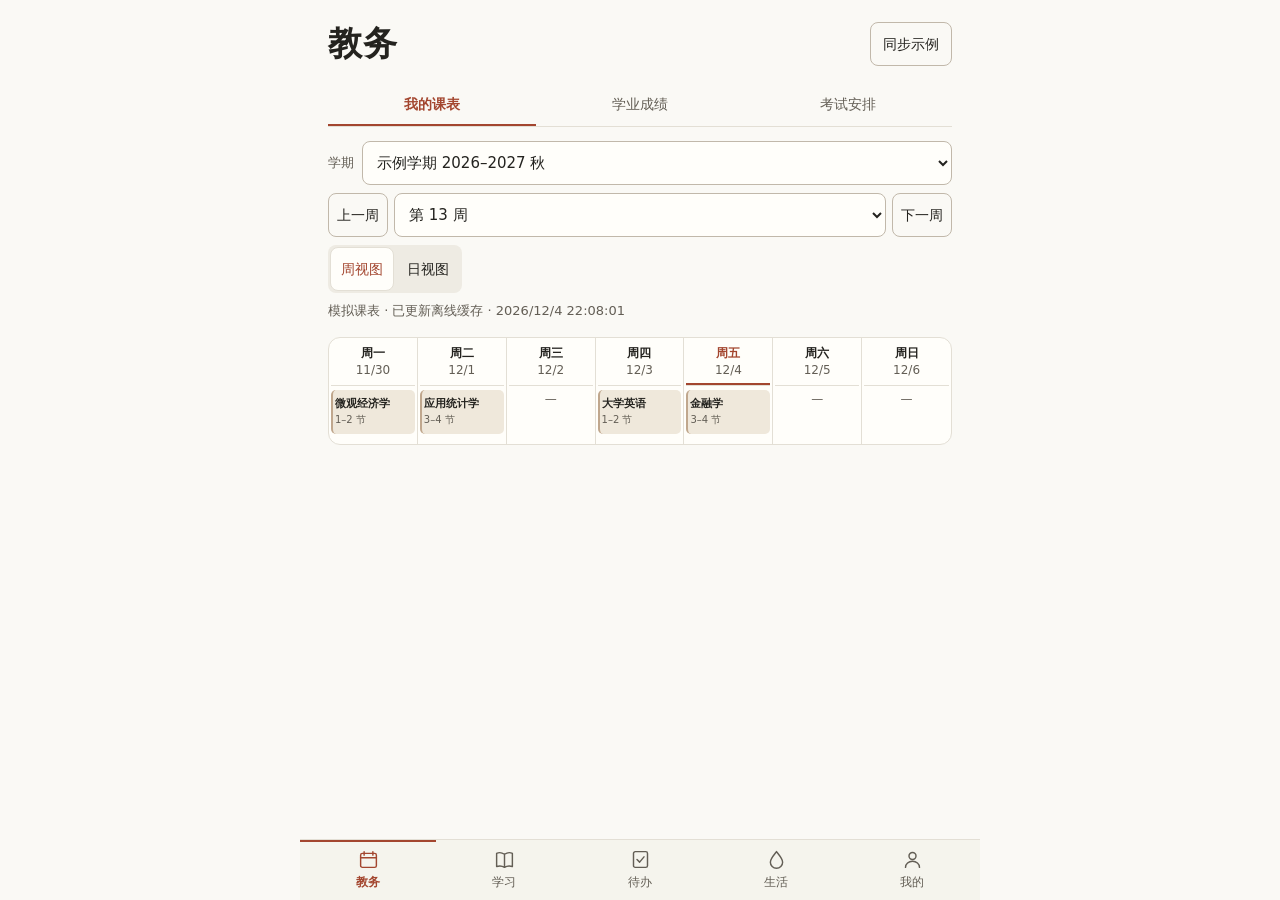
<file: web/index.html>
<!doctype html>
<html lang="zh-CN">
<head>
  <meta charset="utf-8">
  <meta name="viewport" content="width=device-width, initial-scale=1">
  <meta http-equiv="Content-Security-Policy" content="default-src 'none'; script-src 'self'; style-src 'self'; img-src 'self' https://i.ilife798.com/api/v1/captcha/; base-uri 'none'; form-action 'none'">
  <title>酱菜通 · JiangCaiTong</title>
  <link rel="stylesheet" href="app.css">
  <link rel="stylesheet" href="water-page.css">
  <script defer src="native.js"></script>
  <script defer src="academic.js"></script>
  <script defer src="jufe-academic.js"></script>
  <script defer src="jufe-sync.js"></script>
  <script defer src="academic-import.js"></script>
  <script defer src="learning.js"></script>
  <script defer src="study-activity.js"></script>
  <script defer src="water.js"></script>
  <script defer src="water-page.js"></script>
  <script defer src="zhuli.js"></script>
  <script defer src="zhuli-devices.js"></script>
  <script defer src="zhuli-device-page.js"></script>
  <script defer src="academic-records.js"></script>
  <script defer src="todo.js"></script>
  <script defer src="app.js"></script>
  <script defer src="todo-page.js"></script>
</head>
<body>
  <div id="app">
    <main class="page" id="page-schedule">
      <header class="pagehead"><h1>教务</h1><button class="btn" id="scheduleSync">同步示例</button></header>
      <nav class="segments" aria-label="教务子栏目">
        <button class="btn" type="button" data-academic="timetable" aria-pressed="true">我的课表</button>
        <button class="btn" type="button" data-academic="grades" aria-pressed="false">学业成绩</button>
        <button class="btn" type="button" data-academic="exams" aria-pressed="false">考试安排</button>
      </nav>
      <div class="scroll" id="academic-timetable">
        <div class="schedule-tools">
          <div class="field-inline term-control">
            <label for="term">学期</label>
            <select id="term"></select>
          </div>
          <div class="week-controls">
            <button class="btn" id="previousWeek">上一周</button>
            <select id="week" aria-label="教学周"></select>
            <button class="btn" id="nextWeek">下一周</button>
          </div>
          <div class="schedule-display">
            <div class="view-switch" role="group" aria-label="课表视图">
              <button class="btn" id="weekView" aria-pressed="true">周视图</button>
              <button class="btn" id="dayView" aria-pressed="false">日视图</button>
            </div>
            <select id="day" aria-label="星期" hidden></select>
          </div>
          <p class="sub" id="scheduleStatus" role="status">正在读取课表…</p>
        </div>
        <div id="schedule"></div>
      </div>
      <div class="scroll" id="academic-records" hidden>
        <section class="record-tools">
          <h2 id="recordTitle"></h2>
          <div class="field-inline controls">
            <label for="recordTerm">教务学期</label>
            <select id="recordTerm"></select>
            <button class="btn" id="recordRefresh" type="button" hidden>刷新</button>
          </div>
          <p class="sub status-note" id="recordStatus" role="status"></p>
          <div class="controls">
            <button class="btn" id="recordPortal" type="button">在校方教务查看</button>
            <button class="btn" id="recordBack" type="button" hidden>前往账号管理</button>
          </div>
        </section>
        <div id="recordResults"></div>
      </div>
    </main>
    <main class="page" id="page-study" hidden>
      <header class="pagehead"><h1>学习</h1><button class="btn outline" id="studyRefresh" disabled>刷新课程</button></header>
      <div class="scroll">
        <div class="study-summary">
          <h2>学习通</h2>
          <p class="sub status-note" id="studyStatus" role="status"></p>
          <div class="controls">
            <button class="btn primary" id="studyLogin">管理学习通账号</button>
          </div>
        </div>
        <div class="study-filters" id="studyFilters" hidden>
          <label>类型<select id="studyKind">
            <option value="all">全部类型</option><option value="work">作业</option><option value="exam">考试</option>
            <option value="quiz">随堂练习</option><option value="sign">签到与签退</option><option value="topic">主题讨论</option>
            <option value="notice">通知</option><option value="other">其他活动</option>
          </select></label>
          <div class="study-states" id="studyTaskState" aria-label="任务状态">
            <button class="btn" type="button" data-task-state="todo" aria-pressed="true">待完成</button>
            <button class="btn" type="button" data-task-state="done" aria-pressed="false">已完成</button>
            <button class="btn" type="button" data-task-state="closed" aria-pressed="false">已截止</button>
            <button class="btn" type="button" data-task-state="all" aria-pressed="false">全部状态</button>
          </div>
          <button type="button" class="btn study-order" id="studyTaskOrder" aria-pressed="false">按课程分组</button>
        </div>
        <div id="studyTasks"></div>
        <div id="studyCourses"></div>
        <div id="studyDetails"></div>
      </div>
    </main>
    <main class="page" id="page-todo" hidden>
      <header class="pagehead"><h1>待办</h1><p class="sub" id="todoCount"></p></header>
      <div class="scroll">
        <section class="todo-add">
          <form id="todoForm" autocomplete="off">
            <div class="todo-input">
              <input id="todoTitle" maxlength="120" aria-label="待办标题" placeholder="添加待办…" required>
              <button class="btn primary" id="todoSave" type="submit">添加</button>
            </div>
          </form>
          <p class="sub" id="todoStatus" role="status"></p>
        </section>
        <nav class="segments todo-filters" aria-label="待办筛选">
          <button class="btn" type="button" data-todo-filter="all" aria-pressed="false">全部</button>
          <button class="btn" type="button" data-todo-filter="open" aria-pressed="true">未完成</button>
          <button class="btn" type="button" data-todo-filter="done" aria-pressed="false">已完成</button>
        </nav>
        <section class="todo-results" aria-label="待办事项">
          <div id="todoList"></div>
        </section>
      </div>
    </main>
    <main class="page" id="page-life" hidden>
      <header class="pagehead"><h1>生活</h1></header>
      <nav class="segments life-segments" aria-label="生活服务">
        <button class="btn" type="button" data-life="water" aria-controls="life-water" aria-pressed="true">校园饮水</button>
        <button class="btn" type="button" data-life="zhuli" aria-controls="life-zhuli" aria-pressed="false">校园洗浴</button>
      </nav>
      <div class="scroll jct-water" id="life-water">
        <div class="controls"><button type="button" class="btn" id="jctWaterRefresh" hidden>刷新饮水与积分</button></div>
<div class="card wtpad" hidden="" id="wtNeedLogin">

<h2 id="wtNeedTitle">还没登录慧生活</h2>
<p class="sub" id="wtNeedSub">接水、余额、积分任务都要先登录。</p>
<button class="btn primary block" id="wtGoLogin">去登录</button>
</div>
<div hidden="" id="waterOn">

<p class="tip note wtoff" hidden="" id="wtOffNote"></p>

<div class="card warncard" hidden="" id="wtExpired">

<h2 id="wtExpiredTitle">登录过期了</h2>
<p class="sub" id="wtExpiredSub">隔一段时间会失效，重登一次就行。</p>
<button class="btn primary block" id="wtRelogin">管理账号</button>
</div>

<div class="card">

<div class="wtbal">
<div class="wtbal-hd">

<span class="wtbal-k">饮水余额</span>
<span class="v muted" id="wtBalWhen"></span>
</div>
<div class="wtbal-top">

<div class="wtbal-v" id="wtBalV">—</div>
</div>

<p class="tip note" hidden="" id="wtBalTip"></p>
</div>



<div class="wtstrip" hidden="" id="wtLast">
<span class="wtstrip-t">
<b>刚才那次</b>
<span id="wtLastWhen"></span>
</span>
<span class="wtlast-v" id="wtLastV">—</span>
<p class="tip note" hidden="" id="wtLastTip"></p>
</div>

<button aria-expanded="false" class="row tap" id="wtBillOpen">
<span class="k">消费记录</span>
<span class="rowend">
<span class="v muted" id="wtBillBrief">—</span>
<svg class="rowico cpchev" viewbox="0 0 24 24"><path d="M9 6l6 6-6 6"></path></svg>
</span>
</button>
<div hidden="" id="wtBillBox">
<div class="wtboxin">
<div id="wtBills"></div>
<p class="tip note" hidden="" id="wtBillTip"></p>
<button class="btn block" hidden="" id="wtBillMore">加载更多</button>
</div>
</div>
</div>

<div class="card wtpad">
<div class="todohd">
<span class="todotitle">我的饮水机</span>
<span class="v muted" id="wtDevN"></span>

<span class="wtadd-hd">
<span class="wtadd-lb">添加</span>
<button aria-label="手动输入编号添加" class="wt-ico" id="wtDevType">

<svg aria-hidden="true" viewbox="0 0 24 24">
<rect height="13.2" rx="3.2" width="18.8" x="2.6" y="5.4"></rect>
<g fill="currentColor" stroke="none">
<circle cx="7.4" cy="9.5" r="1"></circle>
<circle cx="12" cy="9.5" r="1"></circle>
<circle cx="16.6" cy="9.5" r="1"></circle>
<circle cx="7.4" cy="12.7" r="1"></circle>
<circle cx="12" cy="12.7" r="1"></circle>
<circle cx="16.6" cy="12.7" r="1"></circle>
</g>
<path d="M8.6 15.8h6.8"></path>
</svg>
</button>
<button aria-label="扫码添加饮水机" class="wt-ico" id="wtDevAdd">
<svg aria-hidden="true" viewbox="0 0 24 24">
<path d="M4 8.6V6.4A2.4 2.4 0 0 1 6.4 4h2.2"></path>
<path d="M15.4 4h2.2A2.4 2.4 0 0 1 20 6.4v2.2"></path>
<path d="M20 15.4v2.2a2.4 2.4 0 0 1-2.4 2.4h-2.2"></path>
<path d="M8.6 20H6.4A2.4 2.4 0 0 1 4 17.6v-2.2"></path>
<path d="M4.2 12h15.6"></path>
</svg>
</button>


</span>
</div>
<div id="wtDevs"></div>
<p class="tip note" hidden="" id="wtDevTip"></p>

<p class="tip note" id="wtRisk">接水会真的出水扣钱；充值、绑一卡通去慧生活798 里做。</p>

<button class="row tap" hidden="" id="wtDevShow">
<span class="k">已隐藏的饮水机</span>
<span class="rowend">
<span class="v muted" id="wtDevHideN">—</span>
<svg class="rowico" viewbox="0 0 24 24"><path d="M9 6l6 6-6 6"></path></svg>
</span>
</button>
</div>

<div class="card wtpad" id="wtScoreCard">
<div class="todohd">
<span class="todotitle">积分</span>
</div>
<div class="wtpair">
<div class="wtpair-i">
<span class="wtpair-k">可用</span>

<span class="wtpair-v" id="wtScoreValid">—</span>
</div>
<div class="wtpair-i">
<span class="wtpair-k">累计</span>
<span class="wtpair-v" id="wtScoreTotal">—</span>
</div>
</div>
<p class="tip note" hidden="" id="wtScoreTip"></p>

<button class="row tap" hidden="" id="wtExOpen">
<span class="k">兑换成余额</span>
<span class="rowend">
<span class="v muted">1000 分 = ¥1</span>
<svg class="rowico" viewbox="0 0 24 24"><path d="M9 6l6 6-6 6"></path></svg>
</span>
</button>
<div hidden="" id="wtExBox">

<button class="row tap" disabled="" id="wtExTo">
<span class="k">兑换到</span>
<span class="rowend">
<span class="v muted" id="wtExWallet">—</span>
<svg class="rowico" hidden="" id="wtExChev" viewbox="0 0 24 24">
<path d="M9 6l6 6-6 6"></path>
</svg>
</span>
</button>
<div class="wtchips" id="wtExUnits">
<button class="wtchip" data-unit="100" type="button">100 分</button>
<button class="wtchip" data-unit="1000" type="button">1000 分</button>
</div>
<div class="wtqty">
<button class="wtqty-btn" id="wtExMinus" type="button">−</button>
<span class="wtqty-v" id="wtExQty">1</span>
<button class="wtqty-btn" id="wtExPlus" type="button">+</button>
</div>
<p class="tip note" id="wtExSum"></p>

<div class="wtExBtns">
<button class="btn" id="wtExMax">全部兑换</button>
<button class="btn primary" id="wtExGo">兑换</button>
</div>
<p class="tip note" hidden="" id="wtExMsg"></p>
<button class="btn" id="wtExchangeHistory" type="button">兑换记录</button>
</div>

<div class="wtsec" id="wtTaskCard">


<div class="todohd">
<button aria-expanded="false" class="taskopen" id="wtTaskOpen">
<span class="todotitle">积分任务</span>
<span class="v muted" id="wtTaskCount"></span>
<svg class="rowico cpchev" viewbox="0 0 24 24"><path d="M9 6l6 6-6 6"></path></svg>
</button>
<button class="todobtn solid" hidden="" id="wtRunAll">一键完成</button>
</div>

<p class="tip note" hidden="" id="wtMissionTip"></p>


<div hidden="" id="wtTaskBox">

<div class="wtrun" hidden="" id="wtRunNow">
<div class="wtrun-hd">
<span class="wtrun-name" id="wtRunNowName">正在进行</span>
<span class="wtrun-cnt" id="wtRunNowCnt">0/0</span>
</div>
<div class="wtrun-bar"><i class="wtrun-fill" id="wtRunNowFill"></i></div>
<p class="wtrun-sub" id="wtRunNowSub"></p>
</div>
<div id="wtMissions"></div>


<button class="btn block" hidden="" id="wtRunStop">停下</button>
<p class="tip note" hidden="" id="wtRunPace"></p>
</div>
</div>
</div>
<div class="card">

<button class="row tap" id="wtOpenApp">
<span class="k">打开慧生活798</span>
<span class="rowend">
<span class="v muted" id="wtPhoneShown">—</span>
<svg class="rowico" viewbox="0 0 24 24"><path d="M9 6l6 6-6 6"></path></svg>
</span>
</button>

</div>
</div>
      </div>
      <div class="scroll" id="life-zhuli" hidden>
        <section class="content-group">
          <h2>住理生活</h2>
          <p class="sub" id="zhuliProject">江西财经大学麦庐园校区洗浴、直饮水项目</p>
        </section>
        <section class="content-group">
          <h2>洗浴设备</h2>
          <p class="sub status-note" id="zhuliDeviceStatus" role="status"></p>
          <p class="sub" id="zhuliDeviceTime"></p>
          <div class="controls">
            <button class="btn" type="button" id="zhuliRefresh" hidden>刷新设备</button>
            <select id="zhuliBuilding" aria-label="楼栋" hidden></select>
            <select id="zhuliFloor" aria-label="楼层" hidden></select>
          </div>
          <div id="zhuliDeviceList"></div>
          <div id="zhuliSelection" hidden>
            <h3 id="zhuliSelectedName" class="course-name"></h3>
            <p class="sub status-note" id="zhuliConnection" role="status"></p>
            <p class="sub" id="zhuliFee"></p>
            <div class="controls">
              <button class="btn primary" type="button" id="zhuliConnect" hidden>连接设备</button>
              <button class="btn" type="button" id="zhuliCheck" hidden>核查设备状态</button>
              <button class="btn" type="button" id="zhuliDisconnect" hidden>解除连接</button>
              <button class="btn primary" type="button" id="zhuliStart" hidden>开始洗浴</button>
              <button class="btn" type="button" id="zhuliStop" hidden>结束洗浴</button>
            </div>
          </div>
        </section>
        <section class="content-group">
          <h2>官方服务</h2>
          <p class="sub" id="zhuliStatus" role="status"></p>
          <p class="sub">在官方 App 连接设备，或查看余额和使用记录。</p>
          <div class="controls">
            <button class="btn" type="button" id="zhuliOpen" hidden>打开官方 App</button>
          </div>
        </section>
      </div>
    </main>
    <main class="page" id="page-me" hidden>
      <header class="pagehead"><h1>我的</h1></header>
      <div class="scroll">
        <section class="content-group">
          <button class="account-entry" id="accountsOpen" type="button">
            <span><strong>账号管理</strong><span class="sub">管理教务、学习通和生活服务</span></span>
            <span aria-hidden="true">›</span>
          </button>
        </section>
        <section class="content-group">
          <h2>应用设置</h2>
          <div class="setting-row">
            <label for="appTheme">外观</label>
            <select id="appTheme">
              <option value="system">跟随系统</option>
              <option value="light">浅色</option>
              <option value="dark">深色</option>
            </select>
          </div>
          <div class="setting-row">
            <div><h3>网页缓存</h3><p class="sub">保留本机待办、账号和课表。</p></div>
            <button class="btn" id="clearWebCache">清理缓存</button>
          </div>
        </section>
      </div>
    </main>
    <main class="page" id="page-accounts" hidden>
      <header class="pagehead"><h1>账号管理</h1><button class="btn" id="accountsBack" type="button">返回</button></header>
      <div class="scroll">
        <section class="settings-list" id="accountsList" aria-label="服务账号"></section>
        <p class="sub status-note" id="accountsStatus" role="status" hidden></p>
        <section class="card pad" id="studyCredentials" hidden>
          <h2>连接学习通</h2>
          <form id="studyCredentialForm">
            <label>手机号<input id="studyUsername" type="tel" autocomplete="username" required></label>
            <label>密码<input id="studyPassword" type="password" autocomplete="current-password" required></label>
            <label class="study-remember"><input id="studyRemember" type="checkbox">在本机安全保存密码，便于手动重连</label>
            <div class="controls">
              <button class="btn primary" id="studyCredentialSubmit" type="submit">连接</button>
              <button class="btn" id="studySavedLogin" type="button" hidden>使用已保存账号重连</button>
              <button class="btn" id="studyOfficialLogin" type="button">使用官方登录页</button>
              <button class="btn" id="studyCredentialCancel" type="button">取消</button>
            </div>
          </form>
          <p class="sub status-note" id="studyCredentialError" role="status"></p>
        </section>
        <div class="jct-water">
<div hidden="" id="waterOff">
<div class="card wtpad">
<h2 id="wtLoginTitle">登录慧生活798</h2>
<p class="sub">饮水机用它，和学校账号不通用。教学楼也一样，只登一次。</p>
<p class="sub small" id="wtLoginWhy">短信验证码登录，不用密码。</p>
</div>
<div class="card wtpad">
<label class="field">
<span>手机号</span>
<input autocomplete="tel" id="wtPhone" inputmode="numeric" maxlength="11" placeholder="慧生活798 注册的手机号" type="tel"/>
</label>
<label class="field">
<span>图形验证码</span>
<span class="wtcap">
<input autocomplete="off" id="wtGraph" inputmode="latin" maxlength="8" placeholder="看图输入" type="text"/>

<img alt="图形验证码，点一下换一张" class="wtcap-img" id="wtCapImg"/>
</span>
</label>
<button class="pwdlost" id="wtCapNew" type="button">看不清？换一张</button>
<label class="field">
<span>短信验证码</span>
<span class="wtcap">
<input autocomplete="one-time-code" id="wtSms" inputmode="numeric" maxlength="8" placeholder="手机收到的数字" type="text"/>
<button class="wtcap-send" id="wtSend" type="button">发送</button>
</span>
</label>
<button class="btn primary block" id="wtLogin">登录</button>
<button class="pwdlost" id="wtLoginCancel" type="button">取消</button>

<p class="tip note" hidden="" id="wtTip"></p>
</div>
</div>
        </div>
      </div>
    </main>
    <nav class="tabbar" aria-label="底部导航">
      <button class="tab active" data-tab="schedule" aria-current="page"><svg aria-hidden="true" viewBox="0 0 24 24"><rect x="3" y="5" width="18" height="16" rx="2"/><path d="M7 3v4m10-4v4M3 10h18"/></svg>教务</button>
      <button class="tab" data-tab="study"><svg aria-hidden="true" viewBox="0 0 24 24"><path d="M12 6C9 4 5 4 3 5v15c3-1 6-1 9 1 3-2 6-2 9-1V5c-2-1-6-1-9 1zm0 0v15"/></svg>学习</button>
      <button class="tab" data-tab="todo"><svg aria-hidden="true" viewBox="0 0 24 24"><rect x="4" y="3" width="16" height="18" rx="2"/><path d="m8 12 3 3 5-6"/></svg>待办</button>
      <button class="tab" data-tab="life"><svg aria-hidden="true" viewBox="0 0 24 24"><path d="M12 3c3 4 7 8 7 12a7 7 0 0 1-14 0c0-4 4-8 7-12z"/></svg>生活</button>
      <button class="tab" data-tab="me"><svg aria-hidden="true" viewBox="0 0 24 24"><circle cx="12" cy="8" r="4"/><path d="M4 21a8 7 0 0 1 16 0"/></svg>我的</button>
    </nav>
    <div class="sheet-mask" id="sheetMask" hidden>
      <section class="sheet" role="dialog" aria-modal="true" aria-labelledby="detailTitle">
        <header class="sheet-header"><h2 id="detailTitle"></h2><button type="button" class="sheet-x" id="sheetClose" aria-label="关闭">×</button></header>
        <div class="sheet-body" id="detailBody"></div>
      </section>
    </div>
    <div class="sheet-mask" id="todoEditor" hidden>
      <section class="sheet todo-editor" role="dialog" aria-modal="true" aria-labelledby="todoEditorHeading">
        <header class="sheet-header">
          <h2 id="todoEditorHeading">编辑待办</h2>
          <button class="sheet-x" id="todoCancel" type="button" aria-label="关闭">×</button>
        </header>
        <form id="todoEditForm" autocomplete="off">
          <div class="todo-fields">
            <label for="todoEditTitle">标题</label>
            <input id="todoEditTitle" maxlength="120" required>
            <label for="todoNotes">备注</label>
            <textarea id="todoNotes" rows="3" maxlength="1000"></textarea>
            <label for="todoDue">截止日期</label>
            <input id="todoDue" type="date">
            <p class="sub status-note" data-tone="error" id="todoEditStatus" role="status"></p>
          </div>
          <div class="controls" id="todoEditActions">
            <button class="btn danger" id="todoDelete" type="button">删除</button>
            <button class="btn primary" type="submit">保存</button>
          </div>
          <div id="todoDeleteConfirm" hidden>
            <p class="sub status-note" data-tone="warning">删除这项待办？</p>
            <div class="controls">
              <button class="btn" id="todoKeep" type="button">取消</button>
              <button class="btn danger" id="todoConfirmDelete" type="button">确认删除</button>
            </div>
          </div>
        </form>
      </section>
    </div>
    <div class="toast" id="toast" role="status" hidden></div>
  </div>
<div class="wtterms jct-water" hidden="" id="wtTerms">
<div class="wtterms-box">
<h2 class="wtterms-h">用之前先读一下</h2>
<div class="wtterms-body">
<p><b>这不是官方功能。</b>本页功能是照 <b>WaterWidget</b>（nocookies111/life-798，MIT 许可）公开的说明自己写的，与它作者无关，也不代表慧生活798 官方。</p>
<p><b>请只操作你本人有权使用的账户和设备</b>，并遵守平台的服务规则。</p>
<p class="wtterms-h2">积分风险（原文照抄自那个项目）</p>
<p>运行积分任务可能触发官方平台的限制或风控，请在使用前充分了解以下风险：</p>
<p>1. 积分损失：账号积分可能被扣除、清零或冻结，已经获得的积分也可能无法继续使用。</p>
<p>2. 无法获取积分：任务可能失败、奖励不到账，或长期无法继续获取积分；提示成功不代表实际到账。</p>
<p>3. 账号风控：账号可能被限制登录、限制功能或冻结，具体处理以官方平台为准。</p>
<p>请谨慎使用重要账号，优先通过官方渠道完成任务；出现异常时立即停止任务，并联系官方核实。</p>
<p class="wtterms-h2">免责声明（原文照抄）</p>
<p>按现状提供，不保证可用、准确或结果，风险自负；法律规定不得免除的责任不在此列。</p>
<p class="wtterms-h2">另外几条</p>
<p>· <b>不后台签到</b>：没有定时任务，不打开 App 就不会动你的账号。</p>
<p>· <b>按次数跑</b>：平台让做几次就做几次，每次隔 30 秒，用完就停。</p>
<p>· <b>跑完会核对</b>：平台说成功不等于到账，跑完会再读一次积分。</p>
<p>· <b>充值和下单不做</b>：涉及钱的操作请去慧生活798 里做。</p>
<p>· <b>接水不弹确认</b>：点了就出水扣钱，停止也一样。</p>
</div>
<button class="btn primary block" id="wtTermsOk">我已阅读，知道了</button>
</div>
</div>
<div class="scan jct-water" hidden="" id="wtScan">
<div class="scan-bar">
<span>扫码添加饮水机</span>
<button aria-label="关闭" class="scan-x" id="wtScanClose">
<svg viewbox="0 0 24 24"><path d="M6 6l12 12M18 6L6 18"></path></svg>
</button>
</div>
<div class="scan-stage">
<video autoplay="" id="wtScanV" muted="" playsinline=""></video>
<div class="scan-frm"></div>

<div class="scan-wait" id="wtScanWait">
<svg aria-hidden="true" viewbox="0 0 24 24">
<path d="M4 8.6A2.6 2.6 0 0 1 6.6 6h1.5l1.2-1.8h5.4L15.9 6h1.5A2.6 2.6 0 0 1 20 8.6v7.8A2.6 2.6 0 0 1 17.4 19H6.6A2.6 2.6 0 0 1 4 16.4z"></path>
<circle cx="12" cy="12.2" r="3.1"></circle>
</svg>
<span id="wtScanWaitT">正在打开相机…</span>
</div>
</div>
<p class="scan-hint" id="wtScanTip">把二维码放进框里</p>
<button class="scan-paste" id="wtScanPaste">粘贴二维码内容</button>
</div>
</body>
</html>
</file>
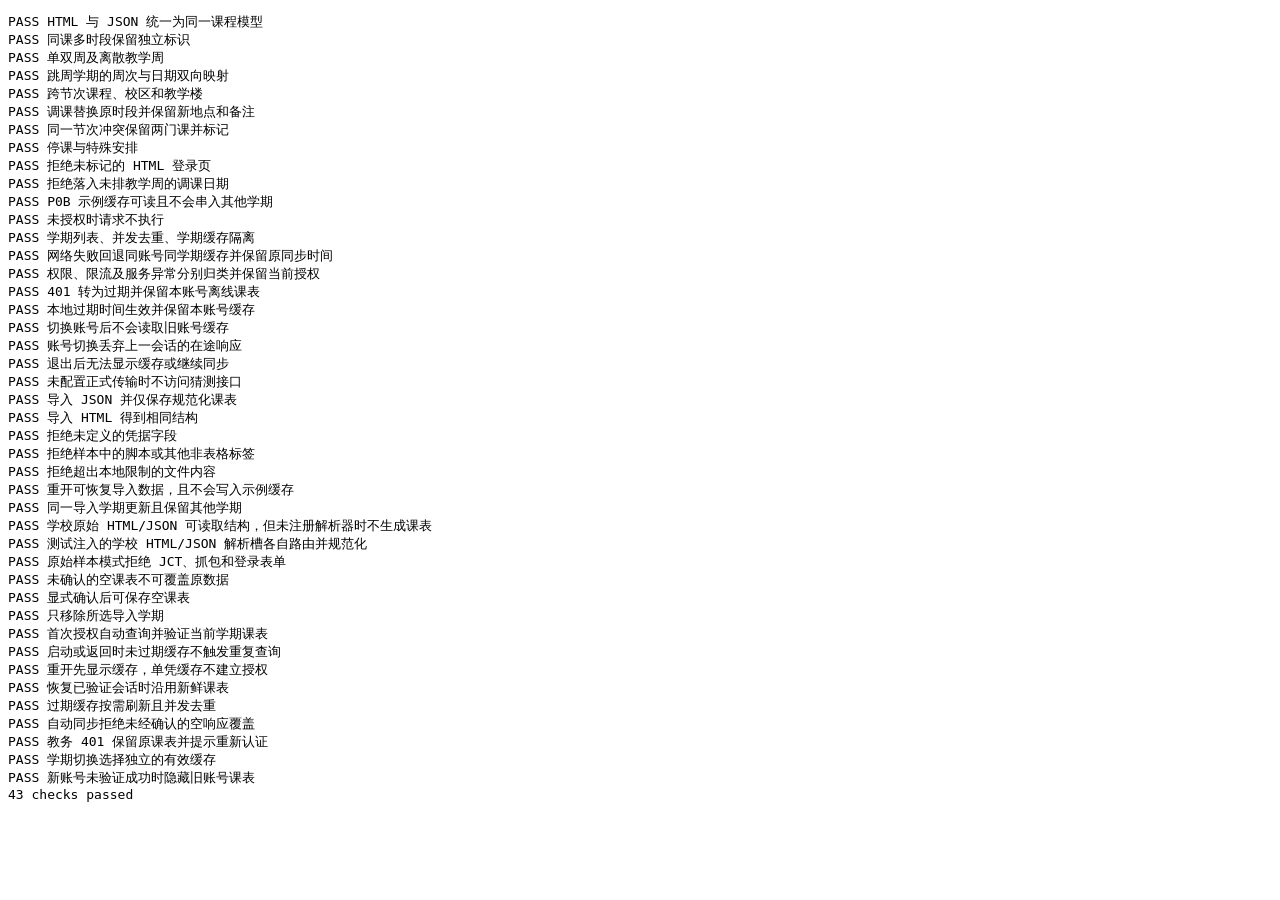
<file: tests/academic.html>
<!doctype html>
<html lang="zh-CN">
<head>
  <meta charset="utf-8">
  <meta http-equiv="Content-Security-Policy" content="default-src 'none'; script-src 'self'; connect-src 'self'">
  <title>JCT 离线教务测试</title>
  <script defer src="../web/academic.js"></script>
  <script defer src="../web/jufe-academic.js"></script>
  <script defer src="../web/jufe-sync.js"></script>
  <script defer src="../web/academic-import.js"></script>
  <script defer src="academic.test.js"></script>
</head>
<body><pre id="result" data-status="running">正在检查…</pre></body>
</html>
</file>
<file: web/app.css>
/* Shared presentation tokens for the Android WebView. */
:root {
  color-scheme: light;
  --bg: #faf9f5;
  --card: #fffefa;
  --row-bg: #f5f4ed;
  --text: #24231f;
  --sub: #635e55;
  --line: #e3dfd5;
  --line-strong: #c1b8aa;
  --fill: #eeebe3;
  --accent: #a3462f;
  --accent-soft: #f3e4da;
  --primary-ink: #fffefa;
  --success: #375b44;
  --success-bg: #e9efe6;
  --warn: #795117;
  --warn-bg: #f6edd9;
  --danger: #a83732;
  --danger-bg: #f8e8e4;
  --course-base: #efe8db;
  --course-alt: #e8ebe1;
  --course-rule: #c0a78d;
  --course-alt-rule: #a1ad92;
  --scrim: #1e1a176b;
  --shadow-sheet: 0 12px 32px #29221a24;
  --heading-font: "Noto Serif CJK SC", "Noto Serif SC", "Songti SC", "SimSun", serif;
  --radius: 12px;
  --control-radius: 8px;
  --gutter: clamp(14px, 5vw, 28px);
  --tab-h: 60px;
}

:root[data-theme="dark"] {
  color-scheme: dark;
  --bg: #262624;
  --card: #302e2a;
  --row-bg: #2e2e2a;
  --text: #f4eee5;
  --sub: #c5bbad;
  --line: #49443c;
  --line-strong: #777060;
  --fill: #36342f;
  --accent: #f0ab90;
  --accent-soft: #53392f;
  --primary-ink: #2d221e;
  --success: #b7d3ad;
  --success-bg: #343d32;
  --warn: #e9c28a;
  --warn-bg: #453827;
  --danger: #ffb3aa;
  --danger-bg: #4b302d;
  --course-base: #3f372e;
  --course-alt: #363b33;
  --course-rule: #a4876c;
  --course-alt-rule: #8e9c7d;
  --scrim: #12100eb3;
  --shadow-sheet: 0 12px 32px #0006;
}

* { box-sizing: border-box; }
[hidden] { display: none !important; }
html, body { height: 100%; margin: 0; }
body {
  background: var(--bg);
  color: var(--text);
  font: 15px/1.5 system-ui, "Noto Sans CJK SC", "Microsoft YaHei", sans-serif;
  overscroll-behavior: none;
}
button, input, select, textarea { font: inherit; }
button { -webkit-tap-highlight-color: transparent; }
button:focus-visible, input:focus-visible, select:focus-visible, textarea:focus-visible, summary:focus-visible {
  outline: 2px solid var(--accent);
  outline-offset: 2px;
}
h1, h2, h3, p { margin: 0; }
h2 { font-size: 17px; line-height: 1.35; }
h3 { font-size: 15px; line-height: 1.4; }

#app { display: flex; flex-direction: column; position: relative; height: 100%; max-width: 680px; margin: auto; }
.page { display: flex; flex-direction: column; flex: 1; min-height: 0; }
.pagehead {
  display: flex; justify-content: space-between; align-items: center; flex: none;
  min-height: 82px; gap: 12px; padding: 18px var(--gutter) 12px;
}
.pagehead h1 {
  font-family: var(--heading-font); font-size: 34px; font-weight: 600; line-height: 1.18;
  letter-spacing: .015em;
}
.pagehead .sub { margin: 0; }
.scroll { flex: 1; min-height: 0; min-width: 0; overflow: auto; padding: 0 var(--gutter) 24px; scroll-padding: 12px; }
.card { background: var(--card); border: 1px solid var(--line); border-radius: var(--radius); margin-bottom: 12px; }
.pad { padding: 12px; }
.content-group { padding: 16px 0; border-bottom: 1px solid var(--line); }
.content-group h2 { margin-bottom: 6px; }
.sub { color: var(--sub); font-size: 13px; margin-top: 4px; overflow-wrap: anywhere; }
.sub:empty { display: none; }
.section-title { display: flex; flex-wrap: wrap; align-items: baseline; justify-content: space-between; gap: 4px 12px; margin: 20px 0 8px; }
.section-title:first-child { margin-top: 0; }
.section-title .sub { margin: 0; }
.empty-state { color: var(--sub); padding: 16px 0; font-size: 14px; }
.status-note { padding: 8px 12px; border-radius: var(--control-radius); background: var(--row-bg); }
.status-note[data-tone="warning"] { color: var(--warn); background: var(--warn-bg); }
.status-note[data-tone="error"] { color: var(--danger); background: var(--danger-bg); }
.status-note[data-tone="success"] { color: var(--success); background: var(--success-bg); }

.btn {
  display: inline-flex; align-items: center; justify-content: center;
  max-width: 100%; min-height: 44px; padding: 8px 12px;
  border: 1px solid var(--line-strong); border-radius: var(--control-radius);
  background: transparent; color: var(--text); font-size: 14px; font-weight: 550; text-align: center;
  transition: background-color .14s ease, opacity .14s ease;
}
.btn.primary { color: var(--primary-ink); background: var(--accent); border-color: transparent; }
.btn.danger { color: var(--danger); background: var(--danger-bg); border-color: transparent; }
.btn[aria-pressed="true"] { color: var(--accent); background: var(--accent-soft); border-color: var(--line-strong); }
.btn:active, .tab:active, .course:active, .course-list-item:active, .todo-content:active { opacity: .72; }
button:disabled { opacity: .5; }
.controls { display: flex; flex-wrap: wrap; align-items: center; gap: 8px; margin-top: 8px; }
.controls:empty, .controls:has(> :only-child[hidden]) { display: none; }

label { display: block; color: var(--sub); font-size: 13px; margin: 8px 0 4px; }
input, select, textarea {
  min-height: 44px; max-width: 100%; min-width: 0; padding: 8px 10px;
  color: var(--text); background: var(--card); border: 1px solid var(--line-strong); border-radius: var(--control-radius);
}
input:not([type="checkbox"]), textarea { display: block; width: 100%; font-size: 16px; }
textarea { resize: vertical; }
.segments {
  display: grid; grid-template-columns: repeat(3, minmax(0, 1fr));
  margin: 0 var(--gutter) 14px; border-bottom: 1px solid var(--line);
}
.segments .btn { min-width: 0; padding: 4px 2px; color: var(--sub); border: 0; border-radius: 0; }
.segments .btn[aria-pressed="true"] {
  background: transparent; color: var(--accent);
  box-shadow: inset 0 -2px var(--accent); font-weight: 650;
}
.life-segments { grid-template-columns: repeat(2, minmax(0, 1fr)); }
.todo-filters { margin: 8px 0 0; }

.tabbar {
  display: grid; grid-template-columns: repeat(5, minmax(0, 1fr)); flex: none;
  min-height: calc(var(--tab-h) + env(safe-area-inset-bottom, 0px)); padding-bottom: env(safe-area-inset-bottom, 0px);
  border-top: 1px solid var(--line); background: var(--row-bg);
}
.tab {
  min-width: 0; min-height: var(--tab-h); display: grid; justify-items: center; align-content: center;
  gap: 3px; padding: 3px 0; border: 0; background: transparent; color: var(--sub); font-size: 12px;
}
.tab svg {
  display: block; width: 21px; height: 21px; fill: none; stroke: currentColor;
  stroke-width: 1.65; stroke-linecap: round; stroke-linejoin: round;
}
.tab.active { color: var(--accent); font-weight: 700; box-shadow: inset 0 2px var(--accent); }

.sheet-mask {
  position: absolute; inset: 0; z-index: 40; display: flex; align-items: end;
  background: var(--scrim); animation: fade .14s ease-out;
}
.sheet {
  position: relative; width: 100%; max-height: 92%; overflow: auto; overscroll-behavior: contain;
  padding: 16px var(--gutter) calc(12px + env(safe-area-inset-bottom, 0px)); border-radius: 16px 16px 0 0;
  border: 1px solid var(--line); border-bottom: 0;
  background: var(--card); box-shadow: var(--shadow-sheet); animation: rise .18s ease-out;
}
.sheet-header { display: flex; gap: 8px; align-items: center; justify-content: space-between; }
.sheet-body { margin-top: 8px; }
.sheet-body p + p { margin-top: 8px; }
.sheet-x {
  flex: 0 0 44px; width: 44px; height: 44px; padding: 0; border: 0; border-radius: var(--control-radius);
  background: var(--fill); color: var(--text); font-size: 23px;
}
.toast {
  position: absolute; z-index: 60; bottom: calc(var(--tab-h) + 12px + env(safe-area-inset-bottom, 0px));
  left: 50%; transform: translateX(-50%); width: max-content; max-width: 88%; padding: 8px 16px;
  background: var(--text); color: var(--card); border-radius: var(--control-radius); font-size: 14px; text-align: center;
  animation: fade .14s ease-out;
}
@keyframes fade { from { opacity: 0; } to { opacity: 1; } }
@keyframes rise { from { transform: translateY(16px); } to { transform: translateY(0); } }
@media (prefers-reduced-motion: reduce) {
  *, *::before, *::after { animation: none !important; transition: none !important; scroll-behavior: auto !important; }
}

.study-summary { padding: 8px 0 12px; border-bottom: 1px solid var(--line); }
.study-summary h2 { margin-bottom: 4px; }
.study-summary .status-note { background: transparent; padding-inline: 0; }
.study-summary .status-note[data-tone="warning"] { color: var(--warn); }
.study-summary .status-note[data-tone="error"] { color: var(--danger); }
.study-summary .status-note[data-tone="success"] { color: var(--success); }
.study-summary .controls { margin-top: 10px; }
.study-course-list, .task-list { border-top: 1px solid var(--line); margin-bottom: 16px; }
#studyTasks:not(:empty), #studyCourses:not(:empty) { margin-top: 16px; }
.course-list-item, .study-task {
  display: grid; width: 100%; min-height: 52px; padding: 10px 4px;
  gap: 4px; text-align: left; background: transparent; color: var(--text); border: 0; overflow-wrap: anywhere;
}
.course-list-item + .course-list-item, .study-task + .study-task { border-top: 1px solid var(--line); }
.course-list-item[aria-pressed="true"] { background: var(--accent-soft); }
.course-name, .task-name { font-weight: 650; line-height: 1.4; overflow-wrap: anywhere; }
.course-meta { display: flex; flex-wrap: wrap; gap: 4px 8px; align-items: center; color: var(--sub); font-size: 13px; }
.badge { display: inline-block; padding: 1px 6px; border-radius: 4px; font-size: 12px; color: var(--accent); background: var(--accent-soft); }
.badge.warning { color: var(--warn); background: var(--warn-bg); }
.badge.muted { color: var(--sub); background: var(--fill); }
.study-hidden { padding: 0 4px; }
.study-hidden .course-list-item { padding-inline: 0; }
.study-hidden .controls { margin: 0 0 8px; }
.study-check-time { color: var(--sub); font-size: 13px; }
.study-section-title { display: flex; gap: 8px; align-items: baseline; justify-content: space-between; }

.schedule-tools, .record-tools { margin-bottom: 16px; }
.field-inline { display: flex; align-items: center; gap: 8px; }
.field-inline label { flex: none; margin: 0; }
.field-inline select { flex: 1; }
.term-control label { min-width: 2em; }
.record-tools .field-inline label {
  position: absolute; width: 1px; height: 1px; overflow: hidden; clip-path: inset(50%); white-space: nowrap;
}
.record-tools .field-inline { flex-wrap: nowrap; }
.record-tools .field-inline .btn { flex: none; }
.week-controls { display: grid; grid-template-columns: auto minmax(0, 1fr) auto; gap: 6px; margin-top: 8px; }
.week-controls .btn { padding-inline: 8px; }
.schedule-display { display: flex; flex-wrap: wrap; align-items: center; gap: 8px; margin-top: 8px; }
.view-switch { display: inline-flex; padding: 2px; gap: 2px; border-radius: var(--control-radius); background: var(--fill); }
.view-switch .btn { padding-inline: 10px; border-color: transparent; }
.view-switch .btn[aria-pressed="true"] { background: var(--card); border-color: var(--line); }
#scheduleStatus { margin-top: 8px; }
.week-schedule {
  display: grid; grid-template-columns: repeat(7, minmax(0, 1fr)); min-width: 0;
  border: 1px solid var(--line); border-radius: var(--radius); background: var(--card);
}
.day-schedule { padding-top: 4px; border-top: 1px solid var(--line); }
.weekday { min-width: 0; }
.week-schedule .weekday { border-right: 1px solid var(--line); padding: 0 2px 6px; }
.week-schedule .weekday:last-child { border-right: 0; }
.weekday-head { padding: 8px 0 6px; margin-bottom: 4px; border-bottom: 1px solid var(--line); }
.weekday-head.today { color: var(--accent); box-shadow: inset 0 -2px var(--accent); }
.weekday-title { text-align: center; font-size: 12px; font-weight: 650; line-height: 1.3; white-space: nowrap; }
.date { text-align: center; font-size: 12px; color: var(--sub); }
.day-schedule .weekday-head { display: flex; align-items: baseline; gap: 8px; padding: 4px 8px; }
.day-schedule .weekday-title { font-size: 15px; }
.course {
  display: block; width: 100%; margin-bottom: 4px; padding: 8px; min-height: 44px; text-align: left;
  border: 0; border-inline-start: 2px solid var(--course-rule); border-radius: 5px;
  background: var(--course-base); color: var(--text); overflow-wrap: anywhere;
}
.course:nth-of-type(even) { background: var(--course-alt); border-inline-start-color: var(--course-alt-rule); }
.course span, .course small { display: block; }
.course small { margin-top: 2px; color: var(--sub); }
.week-schedule .course { padding: 5px 2px; font-size: 11px; line-height: 1.35; }
.week-schedule .course-name { display: -webkit-box; -webkit-line-clamp: 3; -webkit-box-orient: vertical; overflow: hidden; line-height: 1.3; }
.week-schedule .course small { font-size: 10px; }
.week-schedule .course-location, .week-schedule .course-teacher { display: none; }
.course .course-conflict { color: var(--warn); font-weight: 700; }
.grade-row { display: grid; grid-template-columns: minmax(0, 1fr) minmax(54px, auto); gap: 8px; }
.grade-value { text-align: end; min-width: 0; color: var(--accent); font-variant-numeric: tabular-nums; overflow-wrap: anywhere; }
.grade-value strong { display: block; font-size: 19px; font-weight: 600; }
.grade-value small { color: var(--sub); font-size: 12px; }
.record-list .result-row { padding: 12px 0; }
.exam-day { margin: 16px 0; }
.exam-day h2 { padding-bottom: 8px; }
.exam-row { display: grid; grid-template-columns: minmax(66px, 25%) minmax(0, 1fr); gap: 8px; }
.exam-time { color: var(--accent); font-size: 13px; font-weight: 650; font-variant-numeric: tabular-nums; overflow-wrap: anywhere; }

.todo-input { display: grid; grid-template-columns: minmax(0, 1fr) auto; gap: 8px; }
.todo-add { padding: 4px 0 8px; }
.todo-input input { padding-inline: 12px; }
.todo-results { padding-top: 4px; }
.todo-group-heading { padding: 8px 0; font-size: 13px; color: var(--sub); }
.todo-row { display: grid; grid-template-columns: 44px minmax(0, 1fr); align-items: start; border-top: 1px solid var(--line); }
.todo-check { display: grid; place-items: center; width: 44px; height: 48px; margin: 0; }
.todo-check input { width: 20px; height: 20px; min-height: 20px; margin: 0; padding: 0; accent-color: var(--accent); }
.todo-content {
  display: block; min-height: 48px; padding: 10px 12px 10px 0; text-align: left;
  color: var(--text); background: none; border: 0; overflow-wrap: anywhere; white-space: pre-wrap;
}
.todo-content small { display: block; color: var(--sub); margin-top: 4px; }
.todo-content .badge { margin-top: 4px; white-space: normal; }
.todo-row.completed .todo-content { color: var(--sub); }
.todo-row.completed .todo-name { text-decoration: line-through; }
.todo-editor { display: flex; flex-direction: column; overflow: hidden; }
.todo-editor form { display: flex; flex-direction: column; min-height: 0; }
.todo-fields { overflow: auto; min-height: 0; padding: 0 4px 8px; scroll-padding: 8px; }
.todo-editor .controls { justify-content: end; margin-top: 8px; flex-shrink: 0; }
.todo-editor #todoDelete { margin-right: auto; }
.todo-editor textarea { min-height: 72px; }

.result-group, .result-row { padding: 8px 0; border-top: 1px solid var(--line); overflow-wrap: anywhere; }
.result-group summary { min-height: 44px; padding: 10px 0; font-weight: 650; }
.value { font-size: 28px; font-weight: 700; color: var(--accent); }
.setting-row { display: flex; align-items: center; justify-content: space-between; gap: 8px 12px; padding: 10px 0; }
.setting-row + .setting-row { border-top: 1px solid var(--line); }
.setting-row .sub { margin-top: 2px; }
.setting-row .btn, .setting-row select { flex-shrink: 0; }
.setting-row select { max-width: 50%; }
.setting-row label { margin: 0; color: var(--text); font-size: 15px; }
.account-entry {
  display: flex; width: 100%; align-items: center; justify-content: space-between;
  gap: 12px; min-height: 48px; padding: 0; border: 0; background: transparent;
  color: var(--text); text-align: left; font: inherit;
}
.account-entry .sub { display: block; margin-top: 2px; }
.account-description { min-width: 0; overflow-wrap: anywhere; }
.account-description h2 { font-size: 15px; margin: 0; }
.account-actions { display: flex; flex-wrap: wrap; justify-content: flex-end; gap: 6px; max-width: 55%; flex-shrink: 0; }
.account-actions .btn { min-height: 44px; padding-inline: 10px; }
.study-filters { display: flex; flex-wrap: wrap; gap: 8px; margin: 12px 0 16px; }
.study-filters label { flex: 1 1 86px; margin: 0; }
.study-filters select { display: block; min-height: 44px; width: 100%; margin-top: 4px; }
.study-order { align-self: flex-end; }
.study-states { display: flex; gap: 4px; flex-wrap: wrap; flex: 1 0 100%; order: 1; }
.study-states .btn { flex: 1 1 auto; padding-inline: 6px; }
.study-remember { display: flex; align-items: center; gap: 8px; }
.study-remember input { width: auto; margin: 0; }
.study-task[data-urgent="true"] .course-meta { color: var(--warn); }
@media (max-width: 340px) {
  :root { --gutter: 10px; }
  .pagehead h1 { font-size: 30px; }
  .pad { padding: 10px; }
  .week-controls { gap: 4px; }
}
</file>
<file: web/water-page.css>
/* HangYuanTong 0.52.0 water styles, limited to the Life water page. MIT. */
.jct-water {
  --active: var(--accent-soft);
  --bad: var(--danger);
  --danger-btn: var(--danger);
  --danger-fill: var(--danger-bg);
  --danger-text: var(--danger);
  --danger-on: var(--primary-ink);
  --ease-soft: ease-out;
  --ok: var(--success);
  --primary: var(--accent);
  --r: var(--radius);
  --r-ctl: var(--control-radius);
  --rule: var(--line);
  --warn-text: var(--warn);
}
.jct-water-dialog {
  max-width: min(420px, 90vw);
  max-height: 85vh;
  color: var(--text);
  background: var(--card);
  border: 1px solid var(--line);
  border-radius: var(--radius);
  padding: 16px;
}
.jct-water-dialog input { display: block; width: 100%; margin-bottom: 8px; }
.jct-water-dialog .btn { margin: 4px; }
.jct-water-dialog::backdrop { background: var(--scrim); }
.jct-water .btn,
.jct-water .row.tap {
  touch-action: manipulation;
}
.jct-water .btn {
  -webkit-user-select: none; user-select: none;
  -webkit-touch-callout: none;
}
.jct-water .btn.block { width: 100%; }
.jct-water .wtExBtns { display: flex; gap: 8px; margin-top: 2px; }
.jct-water .wtExBtns .btn { flex: 1 1 0; min-width: 0; padding: 0 12px; }
.jct-water .wtautoex { padding: 0; border-bottom: 0; min-height: 40px; margin-top: 4px; }
.jct-water .wtautoex .k { font-size: 13px; color: var(--sub); }
#life-water > .controls { margin: 0 0 12px; justify-content: end; }
.jct-water .card {
  border: 0; border-bottom: 1px solid var(--line); border-radius: 0;
  background: transparent; margin: 0 0 12px;
}
.jct-water .row {
  display: flex; align-items: center; justify-content: space-between;
  gap: 12px; padding: 12px 0;

  min-height: 44px;
  border-bottom: .5px solid var(--line);
  font-size: 15px; width: 100%; min-width: 0;
  background: transparent; border-left: 0; border-right: 0; border-top: 0;
  color: var(--text); font-family: inherit; text-align: left;
}
.jct-water .row:last-child { border-bottom: 0; }
.jct-water .row.tap:active { background: var(--line); }
.jct-water .row .k { color: var(--text); flex: 0 0 auto; }
.jct-water .row .v { color: var(--sub); text-align: right; overflow: hidden; text-overflow: ellipsis; white-space: nowrap; }
.jct-water .row .v.muted { color: var(--sub); font-size: 13px; }
.jct-water .rowend { display: flex; align-items: center; gap: 4px; min-width: 0; }
.jct-water .rowico {
  width: 15px; height: 15px; flex: 0 0 auto; color: var(--sub);
  fill: none; stroke: currentColor; stroke-width: 1.8;
  stroke-linecap: round; stroke-linejoin: round;
}
.jct-water .wt-ico {
  flex: 0 0 auto; width: 44px; height: 44px; padding: 0;
  border: 0; background: transparent;
  display: flex; align-items: center; justify-content: center;
}
.jct-water .wt-ico svg {
  width: 34px; height: 34px; padding: 7px; box-sizing: border-box;
  flex: 0 0 auto; color: var(--text);
  background: var(--fill); border-radius: 50%;
  fill: none; stroke: currentColor; stroke-width: 1.7;
  stroke-linecap: round; stroke-linejoin: round;
}
.jct-water .wt-ico:active svg { background: var(--active); }
.jct-water .wt-nfc-wait {
  display: flex; align-items: center; gap: 9px;
  margin: 14px 0 4px; padding: 12px 14px;
  background: var(--fill); border-radius: var(--r-ctl);
  font-size: 13px; line-height: 1.5; color: var(--sub);
}
.jct-water .wt-nfc-dot {
  flex: 0 0 auto; width: 9px; height: 9px; border-radius: 50%;
  background: var(--accent);
  animation: wtNfcPulse 1.1s ease-in-out infinite;
}
@media (prefers-reduced-motion: reduce) {
.jct-water .wt-nfc-dot { animation: none; opacity: .9; }
}
.jct-water .row.danger { color: var(--danger); justify-content: center; font-weight: 500; }
.jct-water .todohd { display: flex; align-items: center; gap: 10px; margin-bottom: 4px; }
.jct-water .todotitle { flex: 1 1 auto; font-size: 15px; font-weight: 600; }
.jct-water .todobtn {
  flex: 0 0 auto; min-height: 44px; padding: 0 12px;
  border: 1px solid var(--line-strong); border-radius: 999px;
  background: transparent; color: var(--accent);
  font-family: inherit; font-size: 13px; font-weight: 500;
  cursor: pointer;
}
.jct-water .todobtn:disabled { color: var(--sub); cursor: default; }
.jct-water .todobtn:active:not(:disabled) { background: var(--accent-soft); }
.jct-water .todobtn.solid {
  background: var(--primary); color: var(--primary-ink);
  border-color: transparent; font-weight: 600;
}
.jct-water .todobtn.solid:disabled { background: var(--fill); color: var(--sub); }
.jct-water .todobtn.solid:active:not(:disabled) { background: var(--primary); opacity: .82; }
.jct-water .taskopen {
  flex: 1 1 auto; min-width: 0; min-height: 44px;
  display: flex; align-items: center; gap: 8px;
  padding: 0; margin: 0; background: none; border: 0;
  font: inherit; color: inherit; text-align: left;
  -webkit-tap-highlight-color: transparent;
}
.jct-water .taskopen .todotitle { flex: 0 0 auto; }
.jct-water .taskopen .v { flex: 1 1 auto; min-width: 0; text-align: right; }
.jct-water .field { display: block; margin-bottom: 12px; }
.jct-water .field span { display: block; font-size: 13px; color: var(--sub); margin-bottom: 4px; }
.jct-water .field input {
  width: 100%; height: 44px; padding: 0 12px;
  border: 1px solid var(--line-strong); border-radius: var(--r-ctl);
  background: var(--card); color: var(--text);
  font-size: 16px; font-family: inherit;
}
.jct-water .field input:focus { border-color: var(--accent); }
.jct-water .pwdlost {
  display: flex; align-items: center;
  min-height: 32px; margin: -6px 0 14px; padding: 0;
  border: 0; background: none; font-family: inherit;
  font-size: 13px; color: var(--accent); cursor: pointer; text-align: left;
}
.jct-water .pwdlost::after { content: "›"; margin-left: 4px; font-size: 15px; opacity: .7; }
.jct-water .warncard {
  background: var(--warn-bg); border: 1px solid var(--line); border-radius: var(--r);
  color: var(--warn-text); padding: 14px 16px;
}
.jct-water .warncard h2 { font-size: 15px; margin: 0 0 4px; font-weight: 600; color: var(--warn-text); }
.jct-water .warncard .sub { color: var(--warn-text); opacity: .82; margin: 0 0 12px; }
.jct-water .warncard .field span { color: var(--warn-text); opacity: .82; }
.jct-water .warncard .btn.primary { margin-top: 2px; }
.jct-water .warncard .tip { color: var(--danger); }
.jct-water .tip { font-size: 13px; margin: 10px 0 0; min-height: 18px; color: var(--danger); text-align: center; }
.jct-water.wtpop {
  position: fixed; z-index: 50;
  min-width: 164px; max-width: 250px; padding: 6px;
  border-radius: 14px; background: var(--card);
  border: .5px solid var(--line);
  box-shadow: 0 12px 32px rgba(20, 50, 100, .20), 0 2px 6px rgba(20, 50, 100, .10);
  animation: wtpop-in .12s ease-out;
}
.jct-water.wtpop.up { animation-name: wtpop-up; }
.jct-water.wtpop-i {
  display: block; width: 100%; padding: 10px 12px;
  border: 0; border-radius: 9px; background: none;
  font-family: inherit; font-size: 14px; color: var(--text); text-align: left;
}
.jct-water.wtpop-i:active { background: var(--line); }
.jct-water.wtpop-i.danger { color: var(--danger-text, #c0392b); }
.jct-water.wtpop-t { padding: 8px 12px 0; font-size: 14px; font-weight: 600; }
.jct-water.wtpop-s {
  padding: 4px 12px 10px; font-size: 12px; line-height: 1.5; color: var(--sub);
}
.jct-water.wtpop-btns { display: flex; gap: 6px; padding: 0 6px 6px; }
.jct-water.wtpop-btn {
  flex: 1 1 0; min-width: 0; height: 38px; padding: 0 8px;
  border: 0; border-radius: 9px; background: var(--rule);
  font-family: inherit; font-size: 14px; font-weight: 600; color: var(--text);
}
.jct-water.wtpop-btn.danger { background: var(--danger-btn); color: var(--danger-on); }
.jct-water.wtpop-btn:active { opacity: .85; }
.jct-water.scan {
  position: fixed; inset: 0; z-index: 70; background: #000;
  display: flex; flex-direction: column;
  padding: calc(6px + env(safe-area-inset-top)) 0 calc(14px + env(safe-area-inset-bottom));
}
.jct-water.scan-bar {
  flex: none; height: 44px; padding-left: 18px;
  display: flex; align-items: center; justify-content: space-between;
  color: #fff; font-size: 15px; font-weight: 600;
}
.jct-water.scan-x {
  width: 44px; height: 44px; border: 0; background: transparent; color: #fff;
  display: grid; place-items: center;
}
.jct-water.scan-x svg {
  width: 20px; height: 20px; fill: none; stroke: currentColor;
  stroke-width: 1.9; stroke-linecap: round;
}
.jct-water.scan-stage { flex: 1 1 auto; min-height: 0; position: relative; overflow: hidden; }
.jct-water.scan-stage video {
  position: absolute; inset: 0; width: 100%; height: 100%;
  object-fit: cover; background: #000;
}
.jct-water.scan-frm {
  position: absolute; left: 50%; top: 50%; transform: translate(-50%, -50%);
  width: 62vw; height: 62vw; max-width: 260px; max-height: 260px;
  border: 2px solid rgba(255, 255, 255, .92); border-radius: var(--r);
  box-shadow: 0 0 0 100vmax rgba(0, 0, 0, .45);
}
.jct-water.scan-wait {
  position: absolute; inset: 0; z-index: 2; pointer-events: none;
  display: flex; flex-direction: column; align-items: center; justify-content: center;
  gap: 14px; padding: 0 40px; background: #000;
  color: rgba(255, 255, 255, .74); font-size: 15px; text-align: center;
}
.jct-water.scan-wait svg {
  width: 46px; height: 46px; flex: none;
  fill: none; stroke: currentColor;
  stroke-width: 1.5; stroke-linecap: round; stroke-linejoin: round;
  animation: scanPulse 1.6s ease-in-out infinite;
}
.jct-water.scan-wait[hidden] { display: none; }
.jct-water.scan.bad .scan-wait { background: rgba(0, 0, 0, .82); }
.jct-water.scan.bad .scan-wait svg { animation: none; color: #ff9f9a; }
.jct-water.scan.bad .scan-frm { display: none; }
.jct-water.scan-hint {
  flex: none; color: #fff; font-size: 13px; line-height: 1.45; text-align: center;
  margin: 14px 24px 10px; min-height: 18px;
}
.jct-water.scan-paste {
  flex: none; align-self: center; height: 44px; padding: 0 18px;
  border: 0; border-radius: var(--r-ctl);
  background: rgba(255, 255, 255, .16); color: #fff;
  font-size: 15px; font-family: inherit;
}
.jct-water.scan-paste:active { background: rgba(255, 255, 255, .26); }
.jct-water #wtBillOpen[aria-expanded="false"] { border-bottom: 0; }
.jct-water #wtBillMore { margin-top: 8px; }
.jct-water .tip.note { color: var(--sub); text-align: left; font-size: 13px; line-height: 1.55; }
.jct-water .tip.note.bad { color: var(--danger); }
.jct-water #wtBillOpen[aria-expanded="true"] .cpchev { transform: rotate(90deg); }
.jct-water .note {
  font-size: 13px; color: var(--sub); line-height: 1.6;
  margin: 10px 0 0; text-align: left;
}
.jct-water .autorow {
  display: flex; align-items: center; gap: 8px;
  width: 100%; min-height: 44px; margin: 10px 0 0; padding: 10px 0 0;
  background: none; border: 0; border-top: 1px solid var(--line);
  color: var(--text); font-size: 15px; text-align: left;
  -webkit-tap-highlight-color: transparent;
}
.jct-water .autorow .v { flex: 0 0 auto; color: var(--sub); font-size: 13px; }
.jct-water .autorow:active { opacity: .55; }
.jct-water .acc-note {
  margin: 2px 2px 10px;
  font-size: 13px; line-height: 1.55; color: var(--sub);
}
.jct-water .acc-note:last-child { margin: 10px 2px 0; }
.jct-water .field .wtcap {
  display: flex; gap: 8px; align-items: stretch;
  margin-bottom: 0; font-size: inherit; color: inherit;
}
.jct-water .field .wtcap input { flex: 1 1 auto; min-width: 0; display: block; }
.jct-water .wtcap-img {
  flex: 0 0 auto; width: 108px; height: 44px;
  border: 1px solid var(--line-strong); border-radius: var(--r-ctl);
  background: var(--bg); object-fit: contain; cursor: pointer;
}
.jct-water .wtcap-img:not([src]),
.jct-water .wtcap-img.bad {
  background: var(--fill);
}
.jct-water .wtcap-send {
  flex: 0 0 auto; min-width: 88px; height: 44px; padding: 0 14px;
  border: 1px solid var(--line-strong); border-radius: var(--r-ctl);
  background: transparent; color: var(--accent);
  font-family: inherit; font-size: 15px; font-weight: 500; cursor: pointer;
}
.jct-water .wtcap-send[disabled] { color: var(--sub); opacity: .6; cursor: default; }
.jct-water .wtcap-send:active:not([disabled]) { background: var(--accent-soft); }
.jct-water .wtadd-hd { flex: 0 0 auto; display: inline-flex; align-items: center; gap: 2px; }
.jct-water .wtadd-lb { font-size: 13px; color: var(--sub); margin-right: 2px; }
.jct-water .wtadd-hd .wt-ico { width: 34px; height: 34px; }
.jct-water .wtadd-hd .wt-ico svg { width: 28px; height: 28px; padding: 5px; }
.jct-water .wtoff {
  margin: 0 4px 8px; padding: 6px 10px;
  background: var(--warn-bg); border: 1px solid var(--line);
  border-radius: var(--r-ctl); color: var(--warn-text);
  font-size: 13px; line-height: 1.5;
}
.jct-water .wtpad { padding: 10px 0 14px; }
#waterOff .wtpad { padding-bottom: 16px; }
.jct-water .wtpad > h2 {
  font-size: 17px; font-weight: 600; letter-spacing: -.2px; margin: 0 0 4px;
}
.jct-water .wtpad.wtbal { padding-bottom: 10px; }
.jct-water .wtbal-hd {
  display: flex; align-items: baseline; gap: 10px;
}
.jct-water .wtbal-k { flex: 1 1 auto; font-size: 13px; color: var(--sub); }
.jct-water .wtbal-top {

  display: flex; align-items: center; gap: 14px;

  flex-wrap: wrap;
}
.jct-water .wtbal-v {
  flex: 0 0 auto;
  font-family: var(--heading-font); font-size: 38px; font-weight: 600; line-height: 1.1;
  letter-spacing: -.6px; margin: 8px 0;

  font-variant-numeric: tabular-nums;
}
.jct-water .wtbal-v.unknown { font-size: 15px; font-weight: 500; color: var(--sub); letter-spacing: 0; }
.jct-water .wtbal-v .unit { font-size: 15px; font-weight: 600; margin-right: 1px; }
.jct-water .wtstat {
  flex: 1 1 190px; min-width: 0;
  display: flex; gap: 10px;
}
.jct-water .wtstat-i { flex: 1 1 0; min-width: 0; text-align: right; }
.jct-water .wtstat-k { display: block; font-size: 11px; color: var(--sub); line-height: 1.3; }
.jct-water .wtstat-v {
  display: block; font-size: 15px; font-weight: 600;
  line-height: 1.25; margin-top: 1px;
  font-variant-numeric: tabular-nums;
  white-space: nowrap;
}
.jct-water .wtstat-v.unknown { font-size: 13px; font-weight: 500; color: var(--sub); }
.jct-water .wtstat-v.lower { font-weight: 500; color: var(--sub); }
.jct-water .wtstat-w {
  display: block;
  font-size: 11px; line-height: 1.3; color: var(--sub);
  font-variant-numeric: tabular-nums;
  white-space: nowrap;
}
.jct-water .wtstat-w:empty { display: none; }
.jct-water .wtuserow {
  display: flex; align-items: center; gap: 6px;
  width: 100%; min-height: 44px; margin-top: 4px; padding: 0;
  border: 0; background: transparent; color: var(--sub);
  font-family: inherit; font-size: 13px; text-align: left;
}
.jct-water .wtuserow span { flex: 1 1 auto; min-width: 0; }
.jct-water .wtuserow .rowico { width: 16px; height: 16px; flex: 0 0 auto; }
.jct-water .wtuserow:active { opacity: .6; }
.jct-water .wtusefields { display: flex; align-items: flex-end; gap: 8px; margin-top: 4px; }
.jct-water .wtusef { flex: 1 1 0; min-width: 0; }
.jct-water .wtusef > span { display: block; margin-bottom: 4px; font-size: 11px; color: var(--sub); }
.jct-water .wtusef input {
  width: 100%; height: 44px; box-sizing: border-box; padding: 0 10px;
  border: 1px solid var(--line-strong); border-radius: var(--r-ctl);
  background: transparent; color: var(--text);
  font-family: inherit; font-size: 15px;
  font-variant-numeric: tabular-nums;
}
.jct-water .wtusef input:focus { outline: 2px solid var(--primary); outline-offset: -1px; }
.jct-water .wtuseop { padding-bottom: 12px; font-size: 13px; color: var(--sub); }
.jct-water .wtusebtns { display: flex; align-items: center; gap: 8px; margin-top: 10px; }
.jct-water .wtuseGap { flex: 1 1 auto; }
.jct-water .wtdev {
  display: flex; align-items: center; gap: 10px;
  min-height: 52px; padding: 4px 0;
  border-bottom: 1px solid var(--rule);
}
.jct-water .wtdev:last-child { border-bottom: 0; }
.jct-water .wtdev-main {
  flex: 1 1 auto; min-width: 0;
  display: flex; align-items: center;
}
.jct-water .wtdev-name {
  font-size: 15px; line-height: 1.28; color: var(--text);
  overflow: hidden; text-overflow: ellipsis; white-space: nowrap;
}
.jct-water .wtdev-go {
  flex: 0 0 auto; min-width: 64px; height: 44px; padding: 0 16px;
  border: 1px solid var(--line-strong); border-radius: 999px;
  background: transparent; color: var(--text);
  font-family: inherit; font-size: 15px; font-weight: 500;
}
.jct-water .wtdev-go:active { background: var(--active); }
.jct-water .wtdev-go.stop {
  background: var(--danger-btn); border-color: var(--danger-btn); color: var(--danger-on);
}
.jct-water .wtdev-go.stop:active { opacity: .82; background: var(--danger-btn); }
.jct-water .wtdev-go:disabled { opacity: .66; }
.jct-water .wtdev-main.has-sub { flex-direction: column; align-items: flex-start; gap: 1px; }
.jct-water .wtdev-sub {
  max-width: 100%; font-size: 12px; line-height: 1.3; color: var(--sub);
  overflow: hidden; text-overflow: ellipsis; white-space: nowrap;
}
.jct-water .wtdev-more {
  flex: 0 0 auto; width: 44px; height: 44px; margin: 0 -12px 0 -2px;
  padding: 0; border: 0; background: transparent; color: var(--sub);
  display: flex; align-items: center; justify-content: center;
}
.jct-water .wtdev-more:active { background: var(--active); border-radius: var(--r-ctl); }
.jct-water .wtdev-more svg { width: 20px; height: 20px; fill: currentColor; stroke: none; }
.jct-water .wtlive-dot {
  flex: 0 0 auto; width: 8px; height: 8px; border-radius: 50%;
  background: var(--danger-fill);

  animation: wtlive 1.6s ease-in-out infinite;
}
@media (prefers-reduced-motion: reduce) {
.jct-water .wtlive-dot { animation: none; }
}
.jct-water .wtlive-txt b { font-size: 15px; font-weight: 600; }
.jct-water .wtlive-txt span { font-size: 13px; color: var(--sub); }
.jct-water .wtlive .btn {
  flex: 0 0 auto; width: auto; min-height: 36px; padding: 0 14px;
  font-size: 15px; border-radius: var(--r-ctl);
}
.jct-water .wtlast-v {
  font-size: 22px; font-weight: 600; line-height: 1.2; margin-top: 2px;
  font-variant-numeric: tabular-nums;
}
.jct-water .wtlast-v.unknown { font-size: 15px; font-weight: 500; color: var(--sub); }
.jct-water .wtpair { display: flex; align-items: baseline; gap: 18px; margin-top: 1px; }
.jct-water .wtpair-i { display: flex; align-items: baseline; gap: 6px; min-width: 0; }
.jct-water .wtpair-k { font-size: 13px; color: var(--sub); }
.jct-water .wtpair-v {
  font-size: 17px; font-weight: 600; line-height: 1.2;
  font-variant-numeric: tabular-nums;
}
.jct-water .wtpair-v.unknown { font-size: 13px; font-weight: 500; color: var(--sub); }
.jct-water .wtgain {
  margin-left: 2px; font-size: 14px; font-weight: 600;
  color: var(--accent); font-variant-numeric: tabular-nums;
}
.jct-water .wtbill {
  display: flex; align-items: baseline; gap: 10px;
  padding: 9px 0; border-bottom: 1px solid var(--rule);
}
.jct-water .wtbill:last-child { border-bottom: 0; }
.jct-water .wtbill-main { flex: 1 1 auto; min-width: 0; }
.jct-water .wtbill-t1 {
  display: block; font-size: 15px;
  overflow: hidden; text-overflow: ellipsis; white-space: nowrap;
}
.jct-water .wtbill-t2 { display: block; font-size: 13px; color: var(--sub); margin-top: 1px; }
.jct-water .wtbill-money {
  flex: 0 0 auto; font-size: 15px; font-weight: 600;
  font-variant-numeric: tabular-nums;
}
.jct-water .wtbill-money.unknown { font-size: 13px; font-weight: 400; color: var(--sub); }
.jct-water .wtmission {
  display: flex; align-items: baseline; gap: 10px;
  padding: 9px 0; border-bottom: 1px solid var(--rule);
}
.jct-water .wtmission:last-child { border-bottom: 0; }
.jct-water .wtmission-t {
  flex: 1 1 auto; min-width: 0; font-size: 15px;
  overflow: hidden; text-overflow: ellipsis; white-space: nowrap;
}
.jct-water .wtmission-s {
  flex: 0 0 auto; font-size: 13px; color: var(--sub);
  font-variant-numeric: tabular-nums;
}
.jct-water .wtmission-s.unknown { font-size: 13px; }
.jct-water .wtmission-st { flex: 0 0 auto; font-size: 13px; font-variant-numeric: tabular-nums; }
.jct-water .wtmission-l {
  flex: 0 0 auto; font-size: 11px; color: var(--sub);
  font-variant-numeric: tabular-nums;
}
.jct-water .wtmission-st.wait { color: var(--sub); }
.jct-water .wtmission-st.ok { color: var(--ok); font-weight: 600; }
.jct-water .wtmission-st.bad { color: var(--danger); font-weight: 600; }
.jct-water .wtmission.done .wtmission-t { color: var(--sub); }
.jct-water .wtmission.done .wtmission-s { color: var(--sub); }
.jct-water .wtmission.on { background: var(--accent-soft); border-radius: 6px; padding-left: 6px; padding-right: 6px; }
.jct-water .wtrun { padding: 4px 0 2px; }
.jct-water .wtrun-hd { display: flex; align-items: baseline; gap: 10px; }
.jct-water .wtrun-name {
  flex: 1 1 auto; min-width: 0; font-size: 15px; font-weight: 600;
  color: var(--text);
  overflow: hidden; text-overflow: ellipsis; white-space: nowrap;
}
.jct-water .wtrun-cnt {
  flex: 0 0 auto; font-size: 13px; color: var(--sub);
  font-variant-numeric: tabular-nums;
}
.jct-water .wtrun-bar {
  height: 6px; margin-top: 10px; border-radius: 999px;
  background: var(--row-bg); overflow: hidden;
}
.jct-water .wtrun-fill {
  display: block; height: 100%; width: 0; border-radius: 999px;
  background: var(--accent);
  transition: width .28s ease;
}
.jct-water .wtrun-sub { margin: 8px 0 0; font-size: 12px; color: var(--sub); }
.jct-water .wtchips { display: flex; gap: 8px; margin-top: 10px; }
.jct-water .wtchip {
  flex: 0 0 auto; min-height: 36px; padding: 0 16px;
  border: 0; border-radius: 18px; background: var(--fill);
  color: var(--text); font: inherit; font-size: 15px;
  font-variant-numeric: tabular-nums;
}
.jct-water .wtchip:active { background: var(--active); }
.jct-water .wtchip.on { background: var(--accent-soft); color: var(--accent); font-weight: 600; }
.jct-water .wtqty { display: flex; align-items: center; gap: 4px; margin-top: 10px; }
.jct-water .wtqty-btn {
  width: 44px; height: 44px; flex: 0 0 auto;
  border: 0; border-radius: 10px; background: var(--fill);
  color: var(--text); font-size: 22px; line-height: 1;
}
.jct-water .wtqty-btn:active { background: var(--active); }
.jct-water .wtqty-v {
  flex: 1 1 auto; text-align: center;
  font-size: 17px; font-weight: 600; font-variant-numeric: tabular-nums;
}
.jct-water .wtpad .row { padding-left: 0; padding-right: 0; }
.jct-water #wtExBox .row { margin-top: 6px; }
.jct-water .wtacc {
  display: flex; align-items: center; gap: 12px;
  padding: 11px 0; border-bottom: 1px solid var(--rule);
}
.jct-water .wtacc:last-of-type { border-bottom: 0; }
.jct-water .wtacc-main {
  flex: 1 1 auto; min-width: 0;
  display: flex; flex-direction: column; gap: 2px;
}
.jct-water .wtacc-main b { font-size: 15px; font-weight: 600; }
.jct-water .wtacc-sub {
  font-size: 13px; line-height: 1.4; color: var(--sub);
  overflow: hidden; text-overflow: ellipsis; white-space: nowrap;
}
.jct-water .wtacc-sub.need { color: var(--text); }
.jct-water .wtacc .btn {

  flex: 0 0 auto; min-width: 76px; height: 44px; padding: 0 16px;
  border-radius: 999px; font-size: 15px; font-weight: 500;
  white-space: nowrap;
}
.jct-water #wtAccounts .tip { margin-top: 10px; }
.jct-water.wtterms {
  position: fixed; inset: 0; z-index: 60;
  background: var(--scrim);
  display: flex; align-items: center; justify-content: center;
  padding: 16px;
}
.jct-water.wtterms-box {
  width: 100%; max-width: 420px; max-height: 100%;
  display: flex; flex-direction: column;
  background: var(--card); border-radius: var(--r);
  padding: 18px 16px 16px;
}
.jct-water.wtterms-h { margin: 0 0 10px; font-size: 17px; font-weight: 700; }
.jct-water.wtterms-body {
  flex: 1 1 auto; overflow-y: auto; -webkit-overflow-scrolling: touch;
  font-size: 13px; line-height: 1.62; color: var(--sub);

  padding-bottom: 4px;
}
.jct-water.wtterms-body p { margin: 0 0 10px; }
.jct-water.wtterms-body b { color: var(--text); font-weight: 600; }
.jct-water.wtterms-h2 {
  margin: 16px 0 6px !important;
  font-size: 13px; font-weight: 600; color: var(--text);
}
.jct-water.wtterms-box .btn { margin-top: 12px; flex: 0 0 auto; }
.jct-water .wtboxin { padding: 0 0 12px; }
.jct-water .wtmission, .jct-water .wtbill { padding: 8px 0; }
.jct-water .acc-note { margin: 8px 0 0; color: var(--sub); font-size: 12px; }
.jct-water .tip.note { margin: 6px 0 0; min-height: 0; }
.jct-water .card > .wtbal {
  padding: 16px 14px 12px; margin-bottom: 4px;
  border: 1px solid var(--line); border-radius: var(--r); background: var(--row-bg);
}
.jct-water .wtstrip {
  display: flex; align-items: center; gap: 10px;
  padding: 8px 0; min-height: 44px;
  border-top: .5px solid var(--line);
}
.jct-water .wtstrip-t {
  flex: 1 1 auto; min-width: 0;
  display: flex; align-items: baseline; gap: 8px;
  overflow: hidden;
}
.jct-water .wtstrip-t b { font-size: 15px; font-weight: 600; }
.jct-water .wtstrip-t span {
  font-size: 13px; color: var(--sub);
  overflow: hidden; text-overflow: ellipsis; white-space: nowrap;
}
.jct-water .wtstrip .btn { flex: 0 0 auto; }
.jct-water .wtstrip .wtlast-v { flex: 0 0 auto; margin-top: 0; font-size: 19px; }
.jct-water .wtstrip .tip { flex: 1 0 100%; margin: 0; }
.jct-water .wtsec { margin-top: 8px; padding-top: 8px; border-top: .5px solid var(--line); }
.jct-water .wtadd { padding: 4px 0 2px; min-height: 48px; }
.jct-water .wtadd .rowend { gap: 2px; }
</file>
